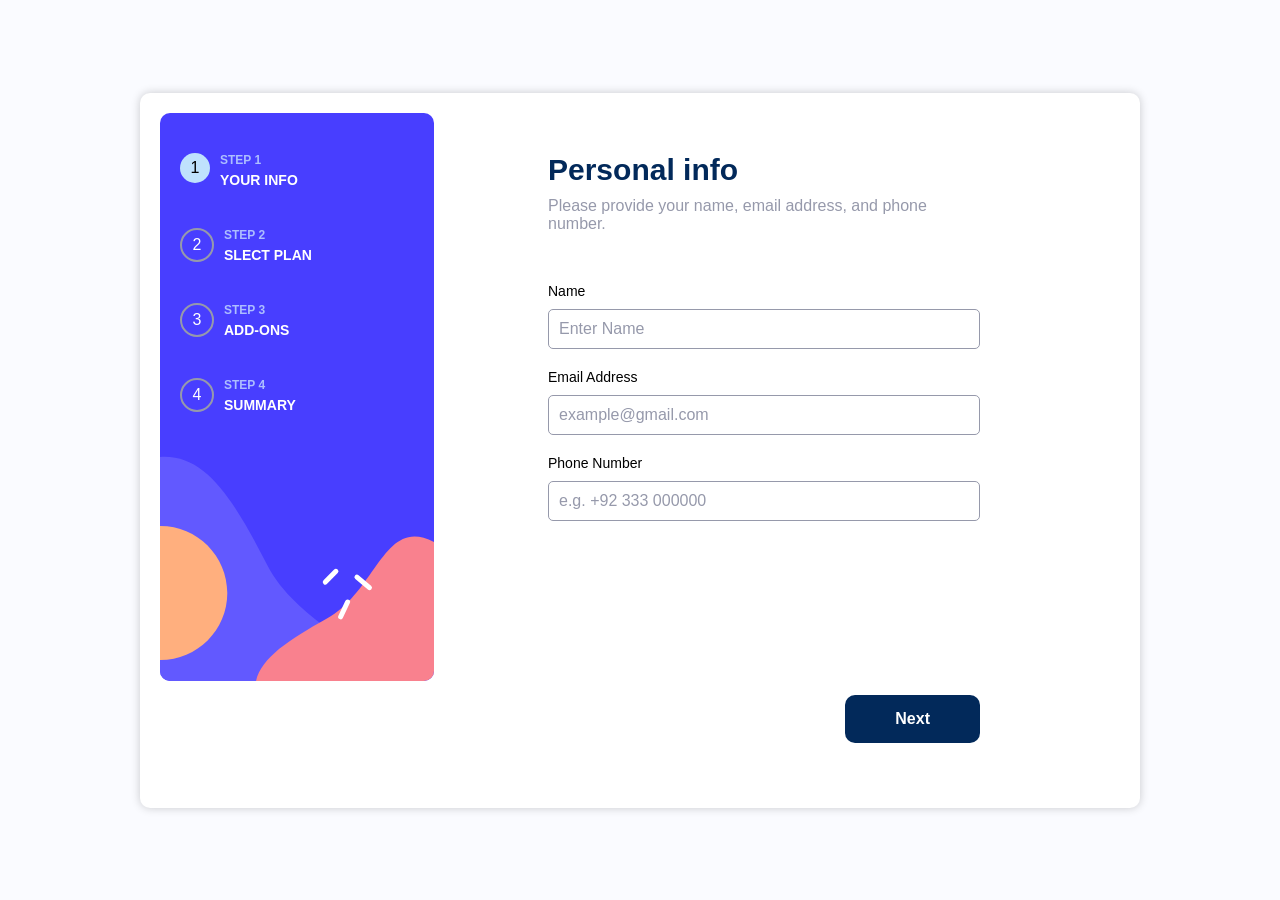
<file: index.html>
<!DOCTYPE html>
<html lang="en">
<head>
    <meta charset="UTF-8">
    <meta name="viewport" content="width=device-width, initial-scale=1.0">
    <title>Multi-Step Form</title>
    <link rel="stylesheet" href="multi-step-form-style.css">
</head>
<body>
    <div id="main">
        <div class="form">
            <div id="sidebar">
                <div class="list-container">
                        <div class="list-item-wrapper">
                        <div class="step-div" id="step-div-1">1</div>
                        <div class="step-wrapper">
                            <div class="step-number" >STEP 1</div>
                            <div class="step-info">YOUR INFO</div>
                        </div>
                    </div>
                    <div class="list-item-wrapper">
                        <div class="step-div" id="step-div-2">2</div>
                        <div class="step-wrapper">
                            <div class="step-number" >STEP 2</div>
                            <div class="step-info">SLECT PLAN</div>
                        </div>
                    </div>
                    <div class="list-item-wrapper">
                        <div class="step-div" id="step-div-3">3</div>
                        <div class="step-wrapper">
                            <div class="step-number" >STEP 3</div>
                            <div class="step-info">ADD-ONS</div>
                        </div>
                    </div>
                    <div class="list-item-wrapper">
                        <div class="step-div" id="step-div-4">4</div>
                        <div class="step-wrapper">
                            <div class="step-number" >STEP 4</div>
                            <div class="step-info">SUMMARY</div>
                        </div>
                        
                    </div>
            </div>
            </div>

            <div class="content-div">
            </div>
        </div>
    </div>
</body>
</html>
<script src="https://cdnjs.cloudflare.com/ajax/libs/jquery/3.7.1/jquery.min.js"></script>
<script>
    localStorage.clear();
    $(".content-div").load("step-1-content.html");
    
</script>
</file>
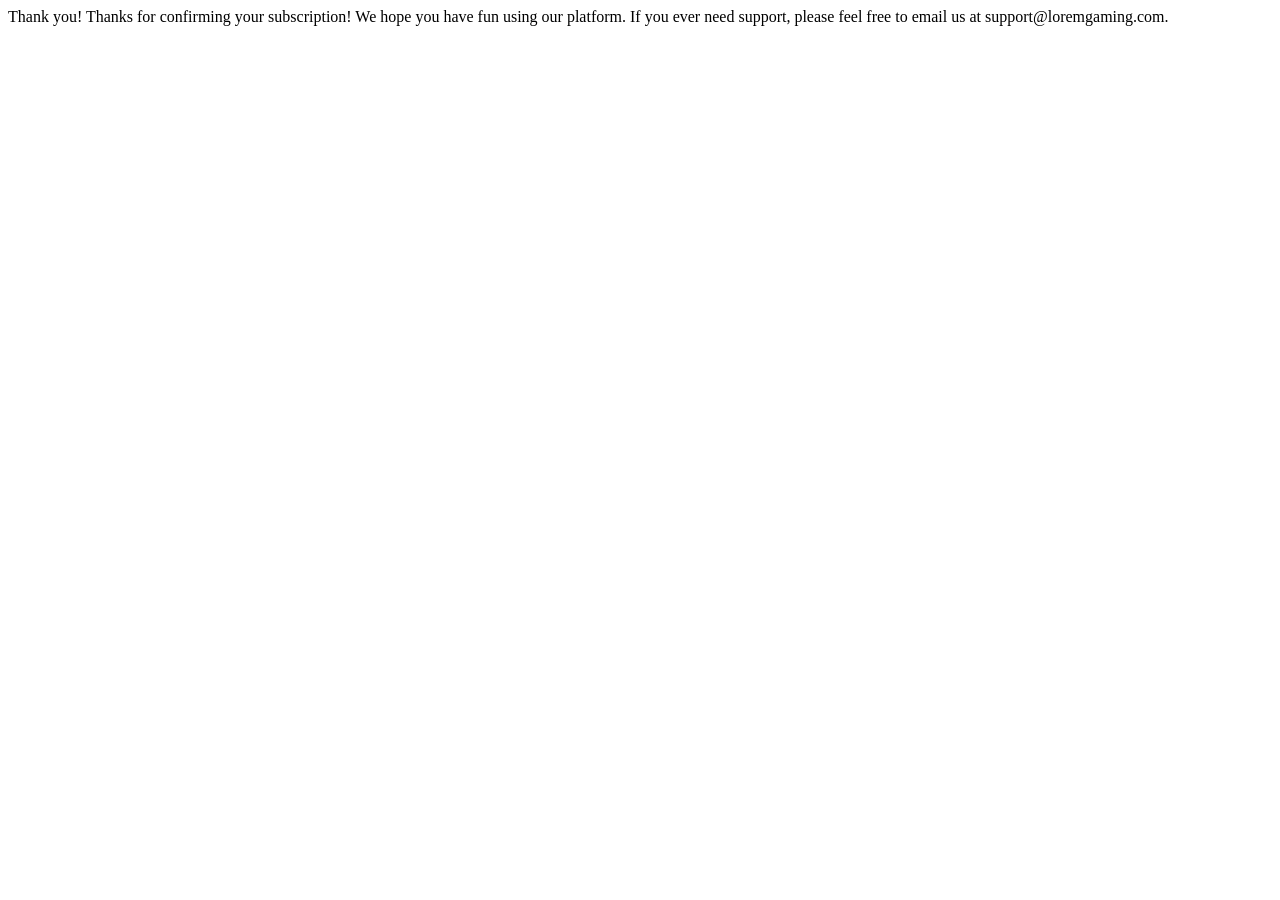
<file: final-step.html>
<!DOCTYPE html>
<html lang="en">
<head>
    <meta charset="UTF-8">
    <meta name="viewport" content="width=device-width, initial-scale=1.0">
    <title>Document</title>
</head>
<body>
    <div class="confirmed">
        <div class="thankyou-icon"></div>
        <label class="content-title">Thank you!</label>
        <label class="content-hint-final">Thanks for confirming your subscription! We hope you have fun using our platform. If you ever need support, please feel free to email us at support@loremgaming.com.</label>
    </div>
</body>
<script>
    localStorage.clear();
</script>
</html>
</file>
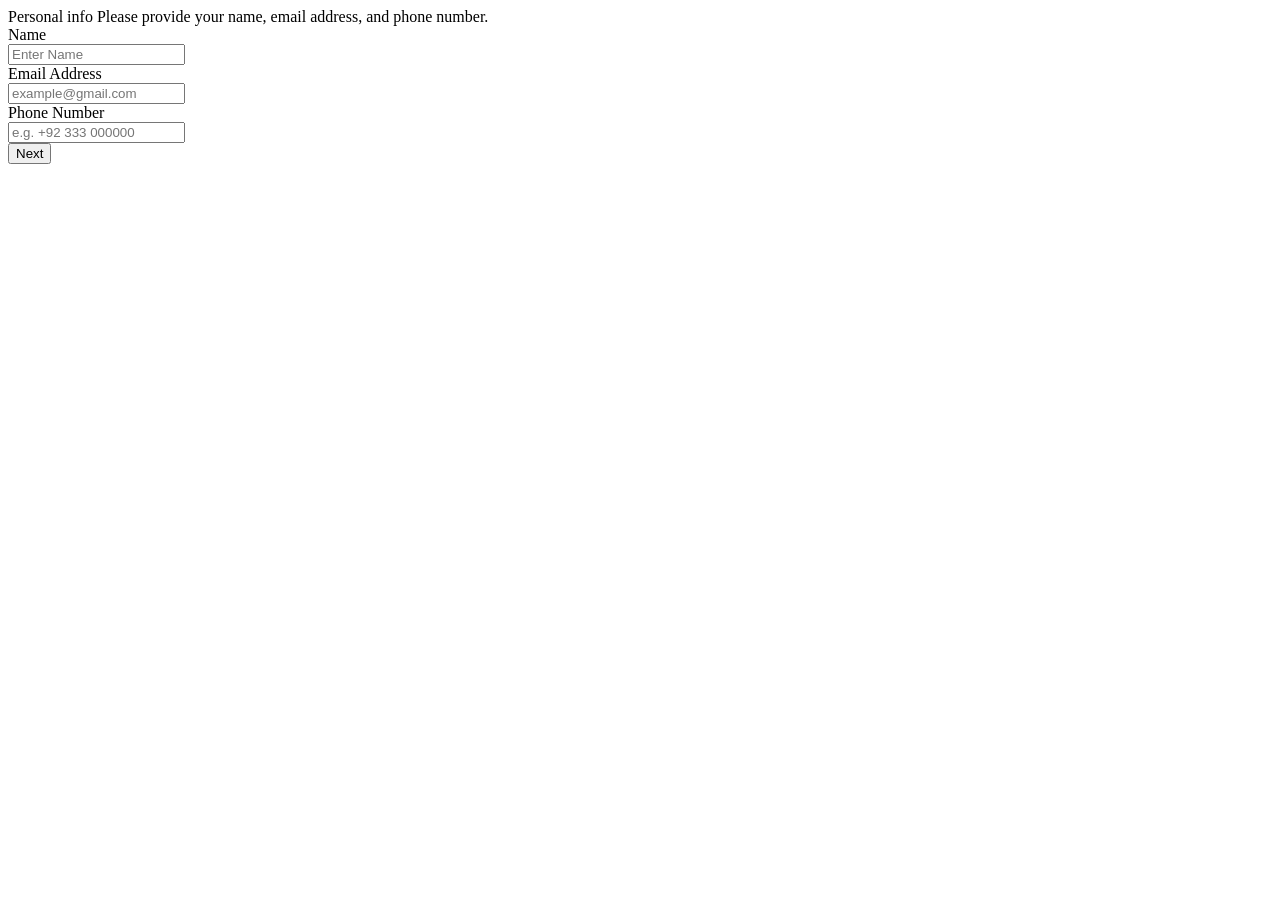
<file: step-1-content.html>
<!DOCTYPE html>
<html lang="en">
<head>
    <meta charset="UTF-8">
    <meta name="viewport" content="width=device-width, initial-scale=1.0">
    <title>step-1</title>
</head>
<body>
    <div id="step-1-content">
        <div class="top-container">
        <label class="content-title">Personal info</label>
        <label class="content-hint">Please provide your name, email address, and phone number.</label>
        </div>
        <div class="form-input-container">
            <div class="form-sub-container">
                <div class="error-label-container">
                    <label for="name" class="form-label">Name</label>
                    <label class="validation-error"></label>
                </div>
                <input type="text" name="name" placeholder="Enter Name" class="form-input">
            </div>
            <div class="form-sub-container">
                <div class="error-label-container">
                    <label for="email" class="form-label">Email Address</label>
                    <label class="validation-error"></label>
                </div>
            <input type="text" name="email-address" placeholder="example@gmail.com" class="form-input">
            </div>
            <div class="form-sub-container">
                <div class="error-label-container">
                    <label for="phone" class="form-label">Phone Number</label>
                    <label class="validation-error"></label>
                </div>
                <input type="text" name="phone-number" placeholder="e.g. +92 333 000000" class="form-input">
            </div>
        </div>
    </div>
    <div class="form-button-container-1">
        <button class="form-button" id="submit-1">Next</button>
    </div>
</body>
<script>
    $('#step-div-1').addClass('step-div-active');

    //set input data from localStorage
    if(localStorage.getItem("step_one_data") !== null){
        $("input[name='name']").val(JSON.parse(localStorage.getItem("step_one_data")).name);
        $("input[name='email-address']").val(JSON.parse(localStorage.getItem("step_one_data")).email);
        $("input[name='phone-number']").val(JSON.parse(localStorage.getItem("step_one_data")).phone);
    }

    $("#submit-1").click(function (e) { 
        let emailRegex = /^[a-zA-Z0-9._-]+@[a-zA-Z0-9.-]+\.[a-zA-Z]{2,4}$/;
        e.preventDefault();
        if($("input[name='name']").val() === ""){
            $("input[name='name']").closest(".form-sub-container").find(".validation-error").text("Name is required");
        }else if($("input[name='email-address']").val() === ""){
            $("input[name='email-address']").closest(".form-sub-container").find(".validation-error").text("Email is required");
        }else if($("input[name='phone-number']").val() === ""){
            $("input[name='phone-number']").closest(".form-sub-container").find(".validation-error").text("Phone is required");
        }else if(!emailRegex.test($("input[name='email-address']").val())) {
            $("input[name='email-address']").closest(".form-sub-container").find(".validation-error").text("Email is invalid");
        }else if($("input[name='phone-number']") < 11){
            $("input[name='phone-number']").closest(".form-sub-container").find(".validation-error").text("Phone number is invalid");
        }
        else{
            localStorage.setItem('step_one_data', JSON.stringify({
            name: $("input[name='name']").val(),
            email: $("input[name='email-address']").val(),
            phone: $("input[name='phone-number']").val()
        }));
        $(".content-div").load("step-2-content.html");
    }
    });
</script>
</html>
</file>
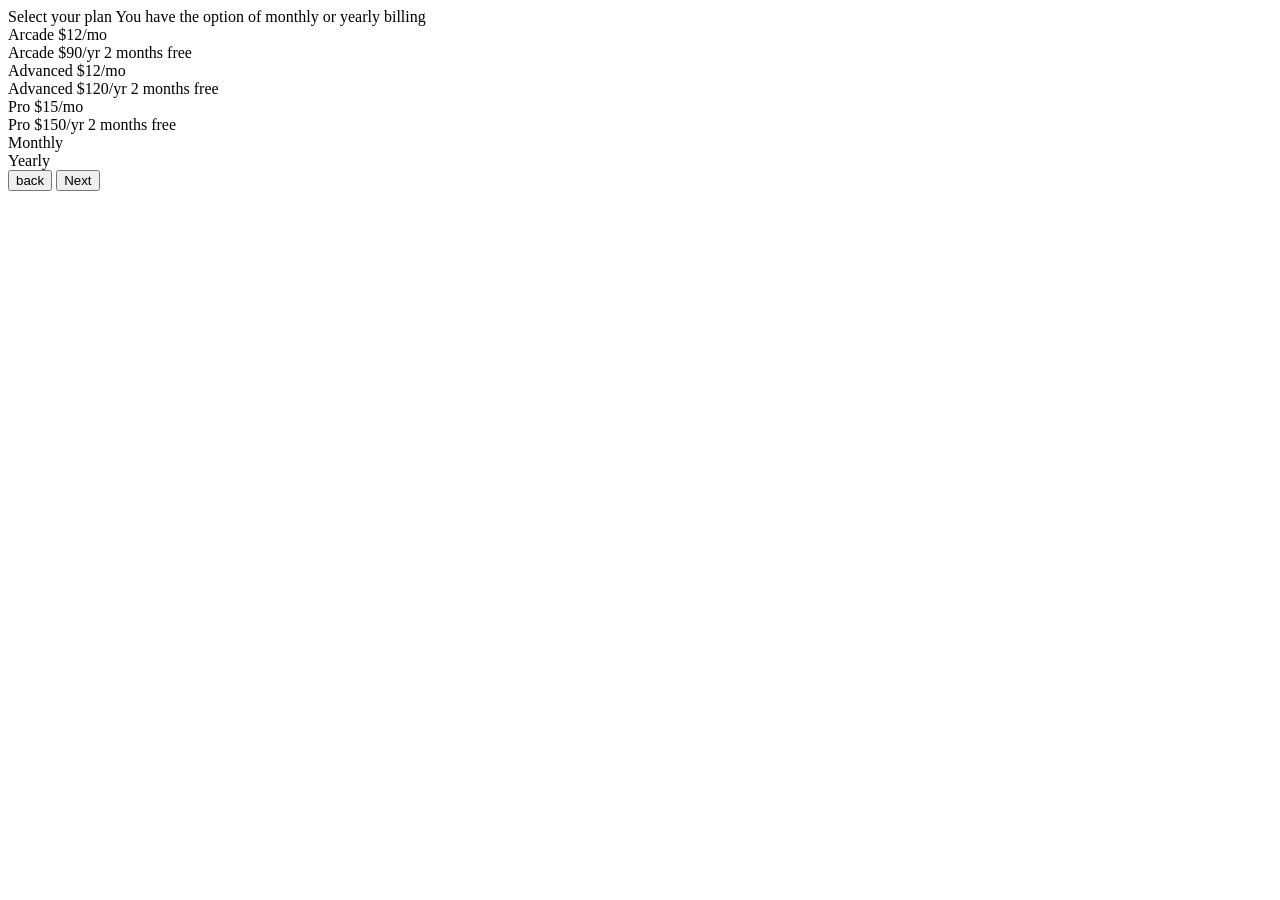
<file: step-2-content.html>
<!DOCTYPE html>
<html lang="en">
<head>
    <meta charset="UTF-8">
    <meta name="viewport" content="width=device-width, initial-scale=1.0">
    <title>step 2</title>
</head>
<body>
    <div id="step-2-content">
        <div class="top-container">
        <label class="content-title">Select your plan</label>
        <label class="content-hint">You have the option of monthly or yearly billing</label>
        </div>
        <div class="form-input-container-step2">
        <div class="form-card-section">
            <div class="card-container card-container-active">
                <div class="card-icon-arcade"></div>
                <div class="card-content card-content-monthly">
                    <label class="card-title">Arcade</label>
                    <label class="card-price">$12/mo</label>
                </div>
                <div class="card-content card-content-yearly card-content-hidden">
                    <label class="card-title">Arcade</label>
                    <label class="card-price">$90/yr</label>
                    <label class="card-free">2 months free</label>
                </div>
                <label class="validation-error"></label>
            </div>
            <div class="card-container" class="hidden">
                <div class="card-icon-pro"></div>
                <div class="card-content card-content-monthly">
                    <label class="card-title">Advanced</label>
                    <label class="card-price">$12/mo</label>
                </div>
                <div class="card-content card-content-yearly card-content-hidden">
                    <label class="card-title">Advanced</label>
                    <label class="card-price">$120/yr</label>
                    <label class="card-free">2 months free</label>
                </div>
                <label class="validation-error"></label>
            </div>
            <div class="card-container">
                <div class="card-icon-advanced"></div>
                <div class="card-content card-content-monthly">
                    <label class="card-title">Pro</label>
                    <label class="card-price">$15/mo</label>
                </div>
                <div class="card-content card-content-yearly card-content-hidden">
                    <label class="card-title">Pro</label>
                    <label class="card-price">$150/yr</label>
                    <label class="card-free">2 months free</label>
                </div>
                <label class="validation-error"></label>
            </div>

        </div>
        <div class="subscription-type-container" >
            <div class="monthly-subs active-subs">Monthly</div>
            <div class="subscription-switch">
                <div class="subscription-switch-circle"></div>
            </div>
            <div class="yearly-subs">Yearly</div>
        </div>
        </div>
    </div>

    <div class="form-button-container">
        <button class="form-button-back" id="back-2">back</button>
        <button class="form-button" id="submit-2">Next</button>
    </div>
</body>
<script>
    $('.step-div').removeClass('step-div-active');
    $('#step-div-2').addClass('step-div-active');
   

    localStorage.setItem("step_two_data", JSON.stringify({
        subscription_type: "Monthly",
        selected_card: "Arcade",
        selected_price: "$12/mo"
    }));


    $(".card-container").click(function(){
        $(".card-container").removeClass("card-container-active");
        $(this).addClass("card-container-active");
        localStorage.setItem("step_two_data", JSON.stringify({
            ...JSON.parse(localStorage.getItem("step_two_data")),
            selected_card : $(this).find(".card-title").eq(0).text()
        }));

        if(JSON.parse(localStorage.getItem("step_two_data")).subscription_type === "Monthly"){
            localStorage.setItem("step_two_data", JSON.stringify({
                ...JSON.parse(localStorage.getItem("step_two_data")),
                selected_price : $(".card-container-active .card-price").eq(0).text()
            }));
        }else{
            // selected_price = $(".card-container-active .card-price").eq(1).text();
            localStorage.setItem("step_two_data", JSON.stringify({
                ...JSON.parse(localStorage.getItem("step_two_data")),
                selected_price : $(".card-container-active .card-price").eq(1).text()
            }));
        }
    });

    $(".subscription-switch").click(function (e) { 
        e.preventDefault();
        // subscription_type = subscription_type === "Monthly" ? "Yearly" : "Monthly";
        localStorage.setItem("step_two_data", JSON.stringify({
            ...JSON.parse(localStorage.getItem("step_two_data")),
            subscription_type : JSON.parse(localStorage.getItem("step_two_data")).subscription_type === "Monthly" ? "Yearly" : "Monthly"
        }));

        if(localStorage.getItem("step_two_data").subscription_type === "Monthly"){
            localStorage.setItem("step_two_data", JSON.stringify({
                ...JSON.parse(localStorage.getItem("step_two_data")),
                selected_price : $(".card-container-active .card-price").eq(0).text()
            }));
        }else{
            localStorage.setItem("step_two_data", JSON.stringify({
                ...JSON.parse(localStorage.getItem("step_two_data")),
                selected_price : $(".card-container-active .card-price").eq(1).text()
            }));
        }
        $(".subscription-switch").toggleClass("subscription-switch-active");
        $(".subscription-switch-circle").toggleClass("subscription-switch-circle-active");
        if($(".monthly-subs").hasClass("active-subs")){
            $(".card-content-yearly").removeClass("card-content-hidden");
            $(".monthly-subs").removeClass("active-subs");
            $(".yearly-subs").addClass("active-subs");
            $(".card-content-monthly").addClass("card-content-hidden");
        }else{
            $(".card-content-yearly").addClass("card-content-hidden");
            $(".yearly-subs").removeClass("active-subs");
            $(".monthly-subs").addClass("active-subs");
            $(".card-content-monthly").removeClass("card-content-hidden"); 
        }
    });

    $("#submit-2").click(function (e) { 
        e.preventDefault();
        $(".validation-error").text("");      
        $(".content-div").load("step-3-content.html");
    });

    $("#back-2").click(function (e) { 
        $('.step-div').removeClass('step-div-active');
        e.preventDefault();
        $(".content-div").load("step-1-content.html");

    });
</script>
</html>
</file>
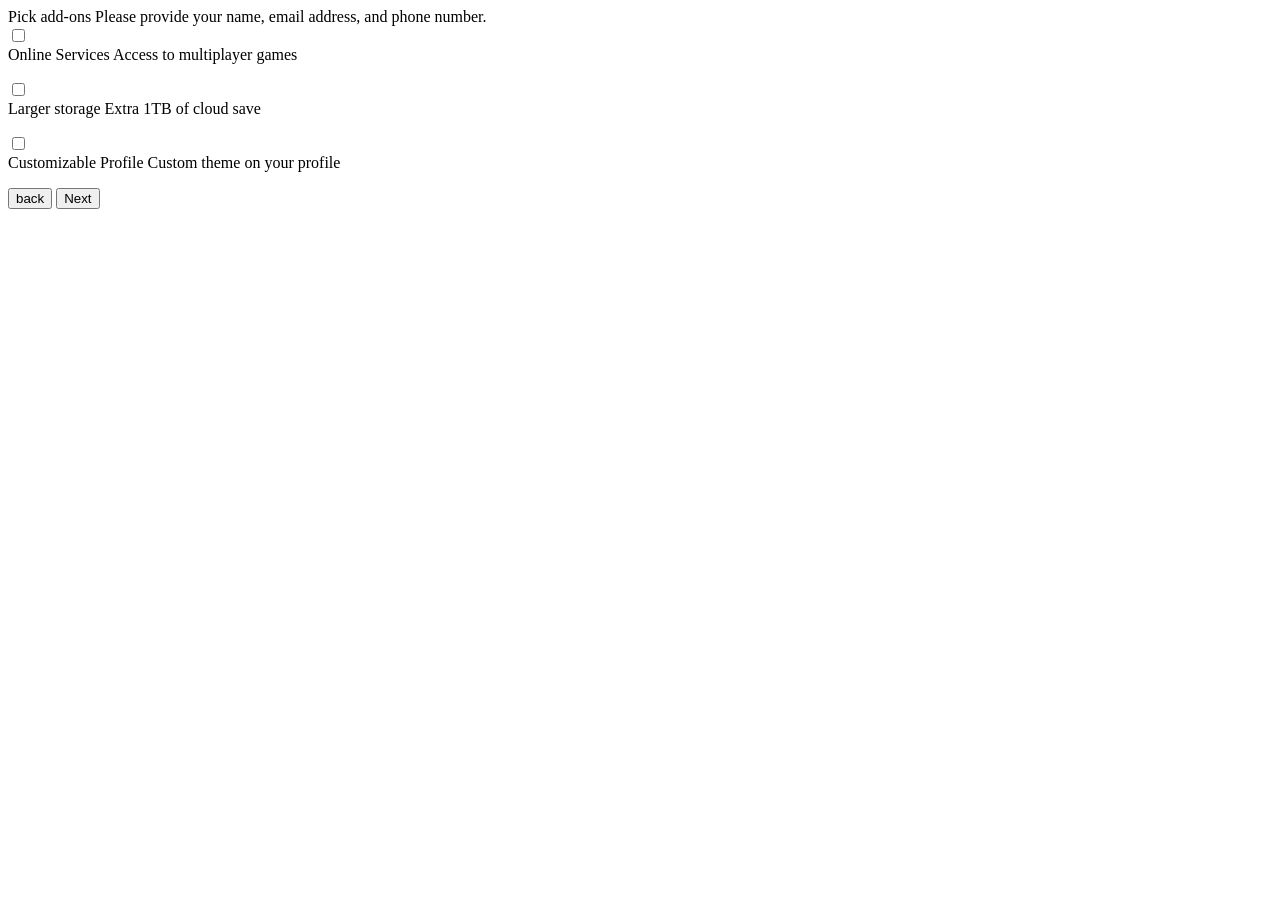
<file: step-3-content.html>
<!DOCTYPE html>
<html lang="en">
<head>
    <meta charset="UTF-8">
    <meta name="viewport" content="width=device-width, initial-scale=1.0">
    <title>step-3</title>
</head>
<body>
    <div id="step-3-content">
        <div class="top-container">
            <label class="content-title">Pick add-ons</label>
            <label class="content-hint">Please provide your name, email address, and phone number.</label>
        </div>

        <div class="form-input-container">
           <div class="add-ons-container">
                <input type="checkbox" name="online-service" class="add-ons-checkbox" value="Online Services">
                    <div class="add-ons-info-container">
                        <div class="add-ons-info-wrapper">

                            <label class="add-ons-title">Online Services</label>
                            <label class="add-ons-hint">Access to multiplayer games</label>
                        </div>
                        <div>
                            <p class="add-ons-price" id="online-service-price"></p>
                        </div>
                    </div>
           </div>
           <div class="add-ons-container">
            <input type="checkbox" name="online-service" class="add-ons-checkbox" value="Larger Storage">
                <div class="add-ons-info-container">
                    <div class="add-ons-info-wrapper">
                        <label class="add-ons-title">Larger storage</label>
                        <label class="add-ons-hint">Extra 1TB of cloud save</label>
                    </div>
                    <div>
                        <p class="add-ons-price" id="larger-storage-price"></p>
                    </div>
                </div>
       </div>
       <div class="add-ons-container" >
        <input type="checkbox" name="online-service" class="add-ons-checkbox" value="Customizable Profile">
            <div class="add-ons-info-container">
                <div class="add-ons-info-wrapper">
                    <label class="add-ons-title">Customizable Profile</label>
                    <label class="add-ons-hint">Custom theme on your profile</label>
                </div>
                <div>
                    <p class="add-ons-price" id="custom-profile-price"></p>
                </div>
            </div>
   </div>
        </div>
    </div>
    <div class="form-button-container">
        <button class="form-button-back" id="back-3">back</button>
        <button class="form-button" id="submit-3">Next</button>
    </div>
</body>

<script>
      $('.step-div').removeClass('step-div-active');
    $('#step-div-3').addClass('step-div-active');
    console.log(JSON.parse(localStorage.getItem("step_two_data")));
    // let stepTwoData_content_3 = JSON.parse(localStorage.getItem("step_two_data"));
    if(JSON.parse(localStorage.getItem("step_two_data")).subscription_type === "Monthly"){
        $("#online-service-price").text("$1/mo");
        $("#larger-storage-price").text("$2/mo");
        $("#custom-profile-price").text("$1/mo");
    }else{
        $("#online-service-price").text("$10/yr");
        $("#larger-storage-price").text("$20/yr");
        $("#custom-profile-price").text("$10/yr");
    }

    localStorage.setItem("step_3_data", JSON.stringify([]));

$(".add-ons-checkbox").click(function (e) { 
    if($(this).closest(".add-ons-container").hasClass("add-ons-container-active")){
        $(this).closest(".add-ons-container").removeClass("add-ons-container-active")
    }else{
        $(this).closest(".add-ons-container").addClass("add-ons-container-active")
    }
});
$("#submit-3").click(function (e) { 
    $(".add-ons-container-active").find(".add-ons-checkbox").map(function(){
       localStorage.setItem("step_3_data", JSON.stringify([...JSON.parse(localStorage.getItem("step_3_data")), {
           title: $(this).closest(".add-ons-container").find(".add-ons-title").text(),
           price: $(this).closest(".add-ons-container").find(".add-ons-price").text().split("/")[0].split("$")[1]
       }]));
    });
    e.preventDefault();
    $(".content-div").load("step-4-content.html");
});
$("#back-3").click(function (e) { 
    $('.step-div').removeClass('step-div-active');
    e.preventDefault();
    $(".content-div").load("step-2-content.html");
});

</script>
</html>
</file>
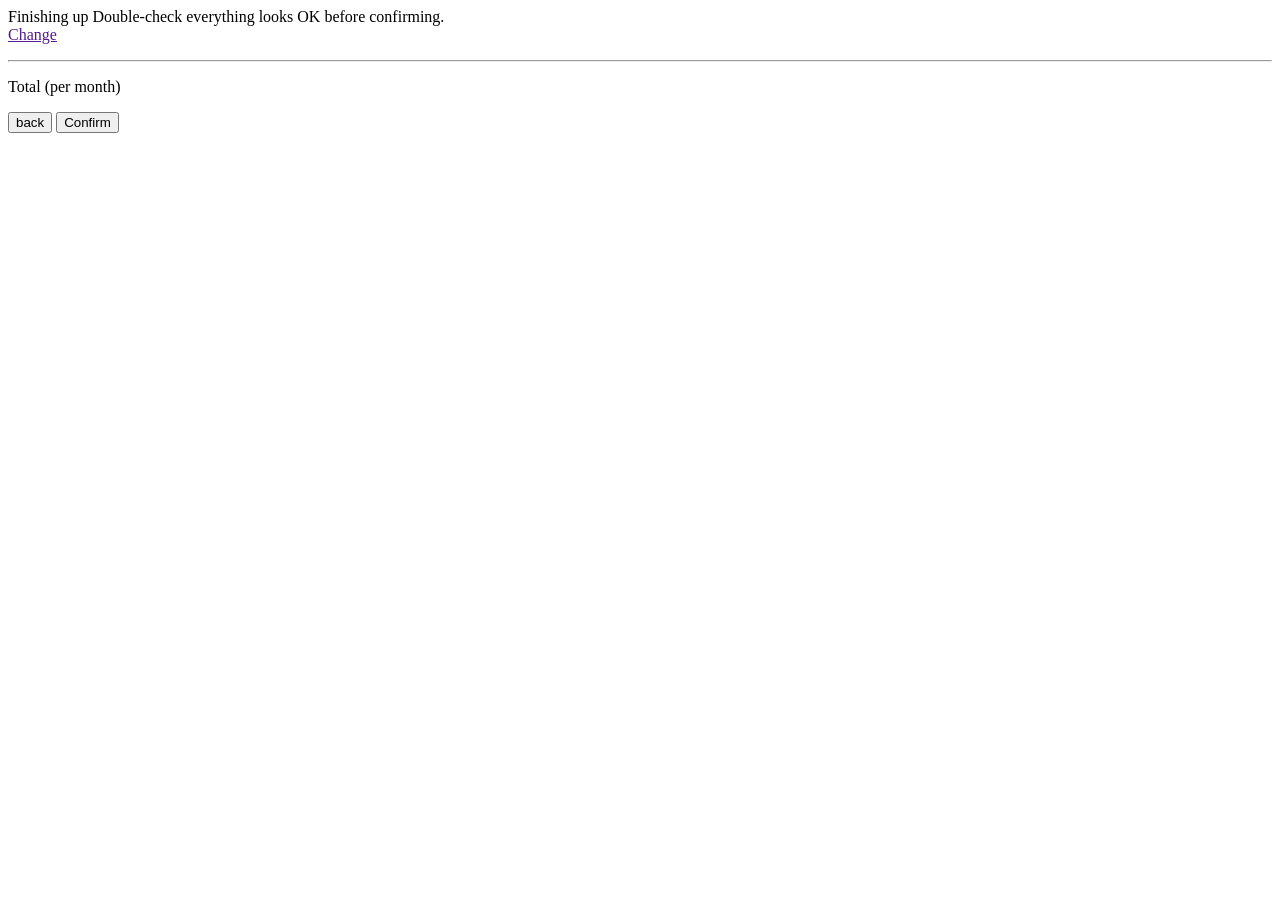
<file: step-4-content.html>
<!DOCTYPE html>
<html lang="en">
<head>
    <meta charset="UTF-8">
    <meta name="viewport" content="width=device-width, initial-scale=1.0">
    <title>Document</title>
</head>
<body>
    <div id="step-4-content">
        <div class="top-container">
        <label class="content-title">Finishing up</label>
        <label class="content-hint">Double-check everything looks OK before confirming.</label>
        </div>
        <div class="form-input-container">
            <div class="confirmation-items">
                <div class="main-item">
                    <div class="selection-wrapper">
                    <label for="" class="main-item-title"></label>
                    <a href="" class="change-link">Change</a>
                    </div>
                    <p class="main-item-price"></p>
                </div>
                <hr>
              
            </div>
            <div class="total-of-items-container">
                <p class="secondary-items-title">Total (per month)</p>
                <p class="total-price"></p>
            </div>
        </div>
    </div>
    <div class="form-button-container">
        <button class="form-button-back" id="back-4">back</button>
        <button class="form-button" id="submit-4">Confirm</button>
    </div>
</body>
<script>
localStorage.setItem("totalPrice", JSON.parse(localStorage.getItem("step_two_data")).selected_price);
      $('.step-div').removeClass('step-div-active');
    $('#step-div-4').addClass('step-div-active');
    $(".main-item-title").text(JSON.parse(localStorage.getItem("step_two_data")).selected_card + " (" + JSON.parse(localStorage.getItem("step_two_data")).subscription_type + ")");
    $(".main-item-price").text("$" +  JSON.parse(localStorage.getItem("step_two_data")).selected_price.split("/")[0].split("$")[1] + "/" + JSON.parse(localStorage.getItem("step_two_data")).subscription_type[0] + JSON.parse(localStorage.getItem("step_two_data")).subscription_type[1]);
    localStorage.setItem("totalPrice", JSON.parse(localStorage.getItem("step_two_data")).selected_price.split("/")[0].split("$")[1]);

    JSON.parse(localStorage.getItem("step_3_data")).forEach(element =>{
        $(".confirmation-items").append("<div class='secondary-items'><p class='secondary-items-title'>" + element.title +  "</p><p class='secondary-items-price'>$" + element.price + "/" + JSON.parse(localStorage.getItem("step_two_data")).subscription_type[0] + JSON.parse(localStorage.getItem("step_two_data")).subscription_type[1] +  "</p></div>");
        localStorage.setItem("totalPrice", JSON.stringify(parseInt(localStorage.getItem("totalPrice")) + parseInt(element.price)));
    });
    $(".total-price").text("$" + localStorage.getItem("totalPrice") + "/" + JSON.parse(localStorage.getItem("step_two_data")).subscription_type[0] + JSON.parse(localStorage.getItem("step_two_data")).subscription_type[1]);
    $("#submit-4").click(function (e) { 
        localStorage.setItem("current_step", "5"); 
        $('.step-div').removeClass('step-div-active');
        $(".content-div").load("final-step.html");
    });
    $(".secondary-items-title").text("Total (" + JSON.parse(localStorage.getItem("step_two_data")).subscription_type + ")");

    $('.change-link').click(function (e) { 
        e.preventDefault();
        $('.step-div').removeClass('step-div-active');
        $(".content-div").empty();
        $(".content-div").load("step-2-content.html");
    });

    $("#back-4").click(function (e) { 
        e.preventDefault();
        $('.step-div').removeClass('step-div-active');
        $(".content-div").load("step-3-content.html");
    });

</script>
</html>
</file>
<file: multi-step-form-style.css>
/* ## Colors

### Primary

- Marine blue: hsl(213, 96%, 18%)
- Purplish blue: hsl(243, 100%, 62%)
- Pastel blue: hsl(228, 100%, 84%)
- Light blue: hsl(206, 94%, 87%)
- Strawberry red: hsl(354, 84%, 57%)

### Neutral

- Cool gray: hsl(231, 11%, 63%)
- Light gray: hsl(229, 24%, 87%)
- Magnolia: hsl(217, 100%, 97%)
- Alabaster: hsl(231, 100%, 99%)
- White: hsl(0, 0%, 100%)

## Typography

### Body Copy

- Font size (paragraph): 16px

### Font

- Family: [Ubuntu](https://fonts.google.com/specimen/Ubuntu)
- Weights: 400, 500, 700 */


html body {
  margin: 0;
  padding: 0;
  font-family: sans-serif;
  width: 100%;
  height: 100vh;
  background-color: hsl(231, 100%, 99%);
}


#main {
    display: flex;
    height: 100vh;
    width: 100%;
    justify-content: center;
    align-items: center;
}

.form {
    display: flex;
    width: 75%;
    height: 75vh;  
    background-color: white;
    padding: 20px;
    border-radius: 10px;
    box-shadow: 0 0 10px 0 rgba(0,0,0,0.2); 
    gap : 100px
}

#sidebar {
    display: flex;
    height: 100%;
    width : 30%;
    background : url("./assets/images/bg-sidebar-desktop.svg") no-repeat;
}

.list-container{
    display: flex;
    flex-direction: column;
    padding-top : 20px;
}
.list-item-wrapper{
    display: flex;
    flex-direction: row;
    gap: 10px;
    margin : 10px;
    padding: 10px;
}

.step-div{
    border: 2px solid hsl(231, 11%, 63%);
    width: 30px;
    height: 30px;
    border-radius: 50%;
    display: flex;
    align-items: center;
    justify-content: center;
    color: white;
}

.step-div-active {
    background-color: hsl(206, 94%, 87%);
    color: black;
    width: 30px;
    height: 30px;
    border-radius: 50%;
    display: flex;
    align-items: center;
    justify-content: center;
    border: none;
}

.step-wrapper {
    display: flex;
    flex-direction: column;
    gap: 5px;
}

.step-number {
    color: hsl(228, 100%, 84%);
    font-size: 12px;
    font-weight: 700;
}

.step-info {
    color : white;
    font-size: 14px;
    font-weight: 700;
}

.content-div{
    display: flex;
    flex-direction: column;
    height: 70vh;
    width: 45%;
    justify-content: space-between;
}

.content-title{
    color: hsl(213, 96%, 18%);
    font-size: 30px;
    font-weight: 700;
}

.content-hint {
    color: hsl(231, 11%, 63%);
    font-size: 16px;
    font-weight: 500;
}


.form-input-container{
    display: flex;
    flex-direction: column;
    gap : 20px;
    margin-top: 50px;
}
.form-input-container-step2{
    display: flex;
    flex-direction: column;
    gap : 20px;
}

.form-sub-container{
    display: flex;
    flex-direction: column;
    gap : 10px;
}

.form-label{
    font-size: 14px;
    font-weight: 500;
}

.form-input::placeholder{
    color: hsl(231, 11%, 63%);
    font-size: 16px;
    font-weight: 500;
}

.form-input:focus{
    outline: none;
    border: 1px solid hsl(243, 100%, 62%);
    font-size: 16px;
}

.form-input{
    padding: 10px;
    border-radius: 5px;
    border: 1px solid hsl(231, 11%, 63%);
    font-size: 16px;
    font-weight: 500;
}
.form-button-container{
    display: flex;
    flex-direction: row;
    justify-content: space-between;
}
.form-button-container-1{
    align-self: flex-end;
}


.form-button {
    padding: 15px 50px;
    border-radius: 10px;
    border: none;
    background-color: hsl(213, 96%, 18%);
    color: white;
    font-size: 16px;
    font-weight: 700;
    cursor: pointer;
}

.form-button:active{
    background-color: hsl(243, 100%, 62%);
    opacity: 0.5;

}

.form-button-back{
    border: none;
    color: hsl(231, 11%, 63%);
    font-size: 16px;
    font-weight: 700;
    cursor: pointer;
    background-color: transparent;
}

.card-container{
    display: flex;
    flex-direction: column;
    height : 140px;
    width: 120px;
    padding: 10px;
    justify-content: space-between;
    align-items: start;
    border: 1px solid lightgray;
    border-radius: 10px;
    cursor: pointer;
}

.card-container:hover{
    border: 1px solid hsl(243, 100%, 62%);
}

.card-container-active{
    background-color: rgb(246, 246, 246);
    border: 1px solid hsl(243, 100%, 62%);
}

.form-card-section{
    display: flex;
    flex-direction: row;
    gap : 20px;
    margin-top: 50px;
}

.card-icon-arcade{
    height: 50px;
    width: 50px;
    background: url("./assets/images/icon-arcade.svg") no-repeat;
}
.card-icon-pro{
    height: 50px;
    width: 50px;
    background: url("./assets/images/icon-pro.svg") no-repeat;
}
.card-icon-advanced{
    height: 50px;
    width: 50px;
    background: url("./assets/images/icon-advanced.svg") no-repeat;
}

.card-title{
    color: hsl(213, 96%, 18%);
    font-size: 16px;
    font-weight: 700;
}
.card-price{
    color: hsl(229, 24%, 87%);
    font-size: 14px;
    font-weight: 500;
}

.card-content{
    display: flex;
    flex-direction: column;
    gap : 5px;
}

.subscription-type-container{
    display: flex;
    flex-direction: row;
    gap : 20px;
    margin-top: 50px;
    background-color: hsl(240, 4%, 95%);
    padding: 10px;
    border-radius: 10px;
    justify-content: center;
    align-items: center;
}

.subscription-switch {
    width: 35px;
    height: 18px;
    border-radius: 10px;
    background-color: hsl(231, 11%, 63%);
    display: flex;
    justify-content: space-between;
    align-items: center;
    cursor: pointer;
    padding: 0 2px;
}

.subscription-switch-circle{
    width: 12px;
    height: 12px;
    border-radius: 50%;
    background-color: white;
    cursor: pointer;
}

.subscription-switch-active{
    background-color: hsl(243, 100%, 62%);
    justify-content: end;
    align-items: center;
}

.monthly-subs{
    color: rgb(176, 176, 176);
    font-weight: 600;
}
.yearly-subs{
    color: rgb(176, 176, 176);
    font-weight: 600;
}

.active-subs{
    color : hsl(213, 96%, 18%);
}

.card-content-hidden{
    display : none;
}

.top-container{
    display: flex;
    flex-direction: column;
    gap: 10px;
    padding-top : 40px
}

.add-ons-container{
    display: flex;
    flex : row;
    align-items: center;
    gap  :20px;
    border: 0.5px solid hsl(243, 100%, 62%) ;
    padding: 10px;
    padding-left: 20px;
    padding-right: 20px;
    border-radius: 10px;
}

.add-ons-container-active{
    background-color: hsl(217, 100%, 97%);
}
.add-ons-info-container{
    display: flex;
    flex-direction: row;
    align-items: center;
    justify-content: space-between;
    width: 100%;
}

.add-ons-info-wrapper{
    display: flex;
    flex-direction: column;
    gap : 4px
}

.add-ons-price {
    display: flex;
    align-self: flex-end;
    text-align: end;
}

.add-ons-title{
    color:hsl(213, 96%, 18%);
    font-weight:700;
}

.add-ons-hint{
    color: rgb(184, 184, 184);
}

/* .add-ons-checkbox{
    transform: scale(1.5);
    cursor: pointer;
} */

input[type="checkbox"]{
    cursor: pointer;
    transform: scale(1.5);
}

.confirmation-items{
    padding: 20px;
    background-color:hsl(217, 100%, 97%) ;
    border-radius: 10px;
}

.main-item{
    display: flex;
    flex-direction: row;
    justify-content: space-between;
    align-items: center;
}
.selection-wrapper{
    display: flex;
    flex-direction: column;
    gap:2px;
}

.main-item-title {
    font-size: 16px;
    font-weight: 700;
}

.main-item-price{
    font-size: 16px;
    font-weight: 700;
    color: hsl(213, 96%, 18%);
}
.change-link{
    font-size: 14px;
}
hr{
    border: 1px solid hsl(216, 15%, 94%);
}

.secondary-items{
    display: flex;
    flex-direction: row;
    justify-content: space-between;
}

.secondary-items-title{
    font-size: 14px;
    color: rgb(162, 162, 162);
}
.secondary-items-price{
    color: hsl(213, 97%, 25%);
    font-weight: 600;
}

.total-of-items-container{
    display: flex;
    justify-content: space-between;
    align-items: center;
    padding-left: 20px;
    padding-right: 20px;
}

.total-price{
    font-size: 20px;
    color: hsl(243, 100%, 62%);
    font-weight: 700;
}



.hidden{
    display: none;
}

.error-label-container{
    display: flex;
    justify-content: space-between;
}

.validation-error{
    color: hsl(354, 84%, 57%);
    font-size: 14px;
    font-weight: 700;
}

.confirmed{
    display: flex;
    align-items: center;
    justify-content: center;
    gap: 20px;
    flex-direction: column;
    height: 75vh;
}

.thankyou-icon{
    background:url("./assets/images/icon-thank-you.svg") no-repeat;
    height: 100px;
    width: 100px;
}

.content-hint-final {
    text-align: center;
    color: hsl(231, 11%, 63%);
}

@media only screen and (max-width: 768px) {
    .form {
        flex-direction: column;
        height: 100vh;
        width: 100%;
        padding: 0px;
        border-radius: 0px;
        gap: 10px;
    }

    #sidebar {
        display: flex;
        flex-direction: row;
        width: 100%;
        height: 25vh;
        background: url("./assets/images/bg-sidebar-mobile.svg") no-repeat ;
        background-size: cover;
        border-radius: 0px;
    }

    .step-wrapper{
        display: none;
    }
    .list-container{
        width: 100%;
        display: flex;
        flex-direction: row;
        justify-content: center;
        border-radius: 0px ;
    }

    #step-1-content{
        position: absolute;
        display: flex;
        flex-direction: column;
        height: min-content;
        width: 80%;
        left: 10%;
        justify-content: space-between;
        z-index: 1000;
        top: 100px;
        background-color: white;
        box-shadow: 0 0 10px 0 rgba(0,0,0,0.2);
        border-radius: 10px;
        padding: 10px;
        gap: 10px;
    }

    #step-2-content{
        position: absolute;
        display: flex;
        flex-direction: column;
        height: min-content ;
        width: 80%;
        left: 10%;
        justify-content: space-between;
        z-index: 1000;
        top: 100px;
        background-color: white;
        box-shadow: 0 0 10px 0 rgba(0,0,0,0.2);
        border-radius: 10px;
        padding: 10px;
        gap: 10px;
    }

    .content-title{
        color: hsl(213, 96%, 18%);
        font-size: 20px;
        font-weight: 700;
    }

    .top-container{
        width: 80%;
    }

    .form-button-container-1{
        position: absolute;
        bottom: 20px;
        right: 10px;
    }
    .form-input-container{
        padding-bottom: 20px;
        margin-top: 15px;
    }

    .form-button-container{
        position: absolute;
        display: flex;
        justify-content: space-between;
        width: 90%;
        right: 5%;
        bottom: 10px;     
    }
    .form-card-section{
        display: flex;
        flex-direction: column;
        margin-top: 50px;
        align-items: center;
    }
    .card-container{
        display: flex;
        flex-direction: row;
        height : max-content;
        width: 200px;
        justify-content: space-between;
        align-items: center;
        border: 1px solid lightgray;
        border-radius: 10px;
        cursor: pointer;
    }

    .form-card-section{
        display: flex;
        flex-direction: column;
        gap : 10px;
        margin-top: 10px;
    }

    .content-hint {
        color: hsl(231, 11%, 63%);
        font-size: 14px;
        font-weight: 500;
    }

    #step-3-content{
        position: absolute;
        display: flex;
        flex-direction: column;
        height: min-content ;
        width: 80%;
        left: 10%;
        justify-content: space-between;
        z-index: 1000;
        top: 100px;
        background-color: white;
        box-shadow: 0 0 10px 0 rgba(0,0,0,0.2);
        border-radius: 10px;
        padding: 10px;
        gap: 10px;
    }

    #step-4-content{
        position: absolute;
        display: flex;
        flex-direction: column;
        height: min-content ;
        width: 80%;
        left: 10%;
        justify-content: space-between;
        z-index: 1000;
        top: 100px;
        background-color: white;
        box-shadow: 0 0 10px 0 rgba(0,0,0,0.2);
        border-radius: 10px;
        padding: 10px;
        gap: 10px;
    }

    .confirmed{
        position: absolute;
        display: flex;
        flex-direction: column;
        height: min-content ;
        width: 80%;
        left: 10%;
        justify-content: space-between;
        z-index: 1000;
        top: 100px;
        background-color: white;
        box-shadow: 0 0 10px 0 rgba(0,0,0,0.2);
        border-radius: 10px;
        padding: 10px;
        gap: 30px;
    }


    .add-ons-container{
        display: flex;
        flex : row;
        align-items: center;
        gap  :10px;
        border: 0.5px solid hsl(243, 100%, 62%) ;
        padding: 5px;
        padding-left: 20px;
        padding-right: 20px;
        border-radius: 10px;
    }

    .add-ons-title{
        font-size: 14px;
    }
    .add-ons-hint{
        font-size: 12px;
    }
    .confirmation-items{
        padding: 10px;
        background-color:hsl(217, 100%, 97%) ;
        border-radius: 10px;
    }
    .card-free{
        font-size: 12px;
    }

    #submit-4{
        padding: 15px 35px;
    }

    .card-title{
        font-size: 14px;
    }
    .subscription-type-container{
        margin-top : 20px;
    }
}
</file>
